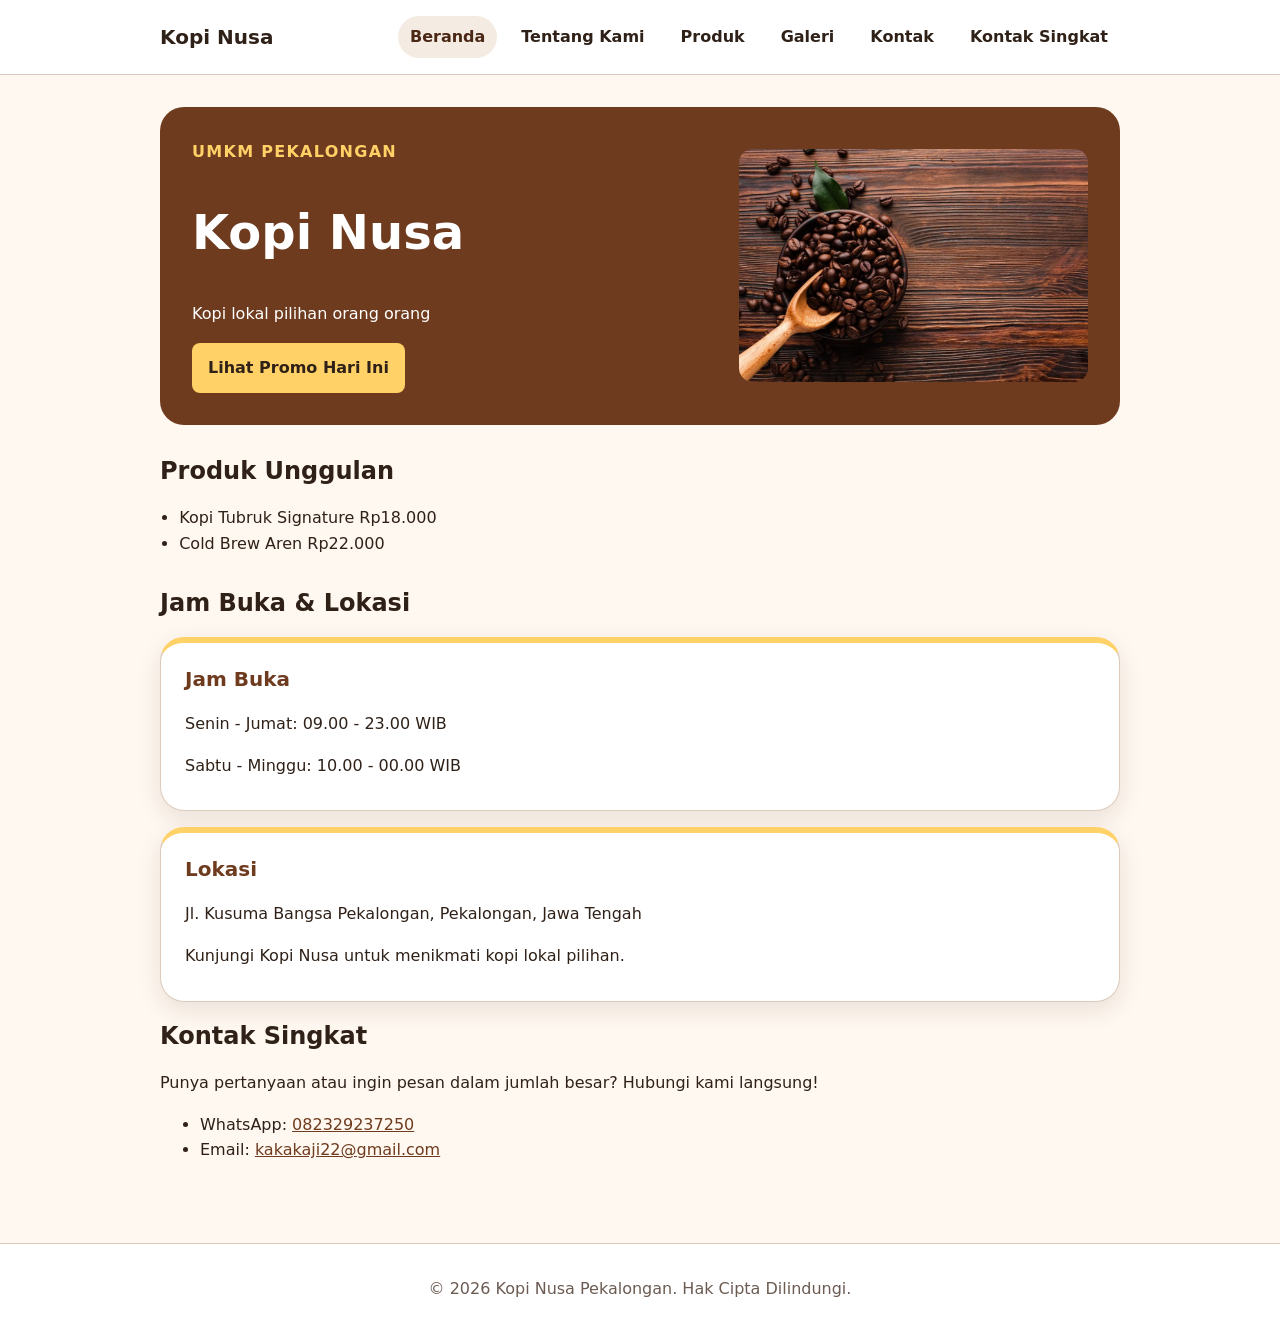
<file: index.html>
<!doctype html>
<html lang="id">
  <head>
    <meta charset="utf-8" />
    <meta name="viewport" content="width=device-width, initial-scale=1" />
    <title>Beranda - Kopi Nusa</title>
    <link rel="stylesheet" href="css/style.css" />
    <script src="js/app.js" defer></script>
  </head>
  <body>
    <a class="skip-link" href="#konten">Lewati ke konten utama</a>

    <header class="site-header">
      <nav class="nav" aria-label="Navigasi utama">
        <a class="brand" href="index.html">Kopi Nusa</a>
        <input type="checkbox" id="nav-toggle" class="nav-toggle-input" aria-controls="menu-utama" />
        <label for="nav-toggle" class="nav-toggle-label">
          <span class="nav-toggle-icon" aria-hidden="true"></span>
          <span>Menu</span>
        </label>
        <ul id="menu-utama" class="nav-links">
          <li><a href="index.html" aria-current="page" class="active">Beranda</a></li>
          <li><a href="tentang.html">Tentang Kami</a></li>
          <li><a href="produk.html">Produk</a></li>
          <li><a href="galeri.html">Galeri</a></li>
          <li><a href="kontak.html">Kontak</a></li>
          <li><a href="#kontak">Kontak Singkat</a></li>
        </ul>
      </nav>
    </header>

    <main id="konten" class="page">
      <section class="hero">
        <div class="hero-content">
          <p class="eyebrow">UMKM Pekalongan</p>
          <h1 id="hero-title">Kopi Nusa</h1>
          <p>Kopi lokal pilihan orang orang</p>
          <button id="promoButton" type="button">Lihat Promo Hari Ini</button>
          <p id="promoText" class="promo-text">Promo Spesial: Beli 2 Gratis 1, khusus hari ini!</p>
        </div>
        <img src="assets/images/biji-kopi.jpg" width="1024" height="683" alt="Ilustrasi etalase Kopi Nusa dengan berbagai pilihan biji kopi lokal" class="hero-image">
      </section>

      <section aria-labelledby="produk-title">
        <h2 id="produk-title">Produk Unggulan</h2>
        <ul class="products">
          <li>Kopi Tubruk Signature Rp18.000</li>
          <li>Cold Brew Aren Rp22.000</li>
        </ul>
      </section>

      <section class="info-section" aria-labelledby="info-title">
        <h2 id="info-title">Jam Buka & Lokasi</h2>
        <div class="info-container">
          <article class="info-card">
            <h3>Jam Buka</h3>
            <p>Senin - Jumat: 09.00 - 23.00 WIB</p>
            <p>Sabtu - Minggu: 10.00 - 00.00 WIB</p>
          </article>
          <article class="info-card">
            <h3>Lokasi</h3>
            <p>Jl. Kusuma Bangsa Pekalongan, Pekalongan, Jawa Tengah</p>
            <p>Kunjungi Kopi Nusa untuk menikmati kopi lokal pilihan.</p>
          </article>
        </div>
      </section>

      <section id="kontak" aria-labelledby="kontak-title">
        <h2 id="kontak-title">Kontak Singkat</h2>
        <p>Punya pertanyaan atau ingin pesan dalam jumlah besar? Hubungi kami langsung!</p>
        <ul>
          <li>WhatsApp: <a href="https://wa.me/6282329237250" target="_blank" rel="noopener noreferrer">082329237250</a></li>
          <li>Email: <a href="mailto:kakakaji22@gmail.com">kakakaji22@gmail.com</a></li>
        </ul>
      </section>
    </main>

    <footer class="site-footer">
      <p>&copy; 2026 Kopi Nusa Pekalongan. Hak Cipta Dilindungi.</p>
    </footer>

    <script src="js/script.js"></script>
  </body>
</html>
</file>
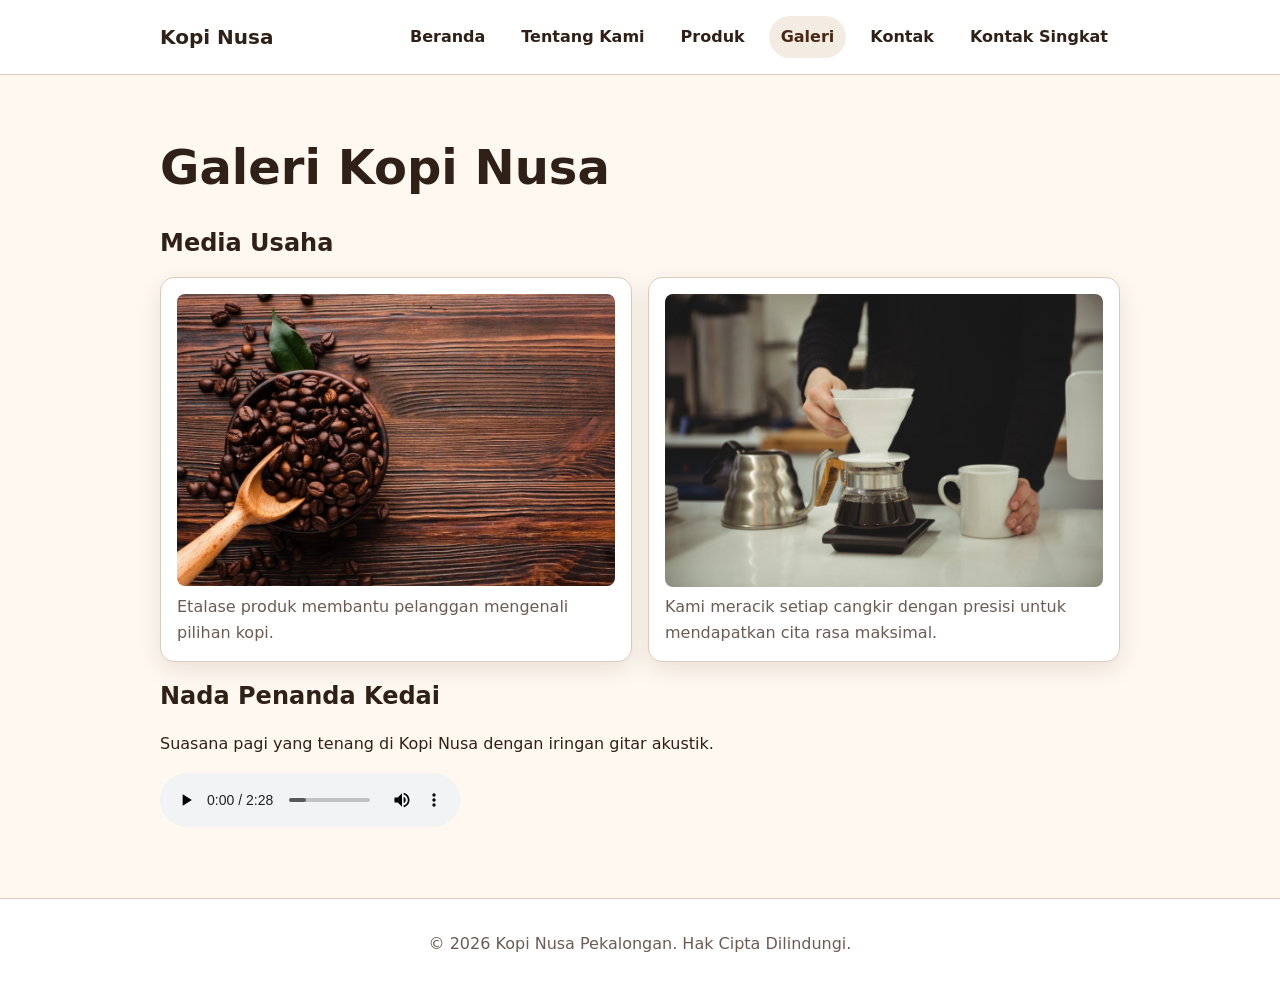
<file: galeri.html>
<!doctype html>
<html lang="id">
  <head>
    <meta charset="utf-8" />
    <meta name="viewport" content="width=device-width, initial-scale=1" />
    <title>Galeri Kopi Nusa - Website UMKM</title>
    <link rel="stylesheet" href="css/style.css" />
    <script src="js/app.js" defer></script>
  </head>
  <body>
    <a class="skip-link" href="#konten">Lewati ke konten utama</a>
    <header class="site-header">
      <nav class="nav" aria-label="Navigasi utama">
        <a class="brand" href="index.html">Kopi Nusa</a>
        <input type="checkbox" id="nav-toggle" class="nav-toggle-input" aria-controls="menu-utama" />
        <label for="nav-toggle" class="nav-toggle-label">
          <span class="nav-toggle-icon" aria-hidden="true"></span>
          <span>Menu</span>
        </label>
        <ul id="menu-utama" class="nav-links">
          <li><a href="index.html">Beranda</a></li>
          <li><a href="tentang.html">Tentang Kami</a></li>
          <li><a href="produk.html">Produk</a></li>
          <li><a href="galeri.html" aria-current="page" class="active">Galeri</a></li>
          <li><a href="kontak.html">Kontak</a></li>
          <li><a href="index.html#kontak">Kontak Singkat</a></li>
        </ul>
      </nav>
    </header>
    <main id="konten" class="page">
      <h1>Galeri Kopi Nusa</h1>
      <section aria-labelledby="media-title">
        <h2 id="media-title">Media Usaha</h2>
        <div class="gallery-grid">
          <figure class="media-card">
            <img src="assets/images/biji-kopi.jpg" width="1024" height="683" loading="lazy" alt="Etalase Kopi Nusa berisi kemasan kopi lokal" />
            <figcaption>Etalase produk membantu pelanggan mengenali pilihan kopi.</figcaption>
          </figure>
          <figure class="media-card">
            <img src="assets/images/man-holding-filter-funnel-coffee-mug.jpg" width="2576" height="1719" loading="lazy" alt="Barista sedang menyiapkan alat seduh manual V60" />
            <figcaption>Kami meracik setiap cangkir dengan presisi untuk mendapatkan cita rasa maksimal.</figcaption>
          </figure>
        </div>
      </section>

      <section aria-labelledby="audio-title">
        <h2 id="audio-title">Nada Penanda Kedai</h2>
        <p id="audio-note">Suasana pagi yang tenang di Kopi Nusa dengan iringan gitar akustik.</p>
        <audio controls aria-describedby="audio-note" src="assets/audio/alex-morgan-acoustic-guitar-sunrise-travel-573651.mp3">
          Browser Anda tidak mendukung pemutar audio.
        </audio>
      </section>
    </main>
    <footer class="site-footer">
      <p>&copy; 2026 Kopi Nusa Pekalongan. Hak Cipta Dilindungi.</p>
    </footer>
  </body>
</html>
</file>
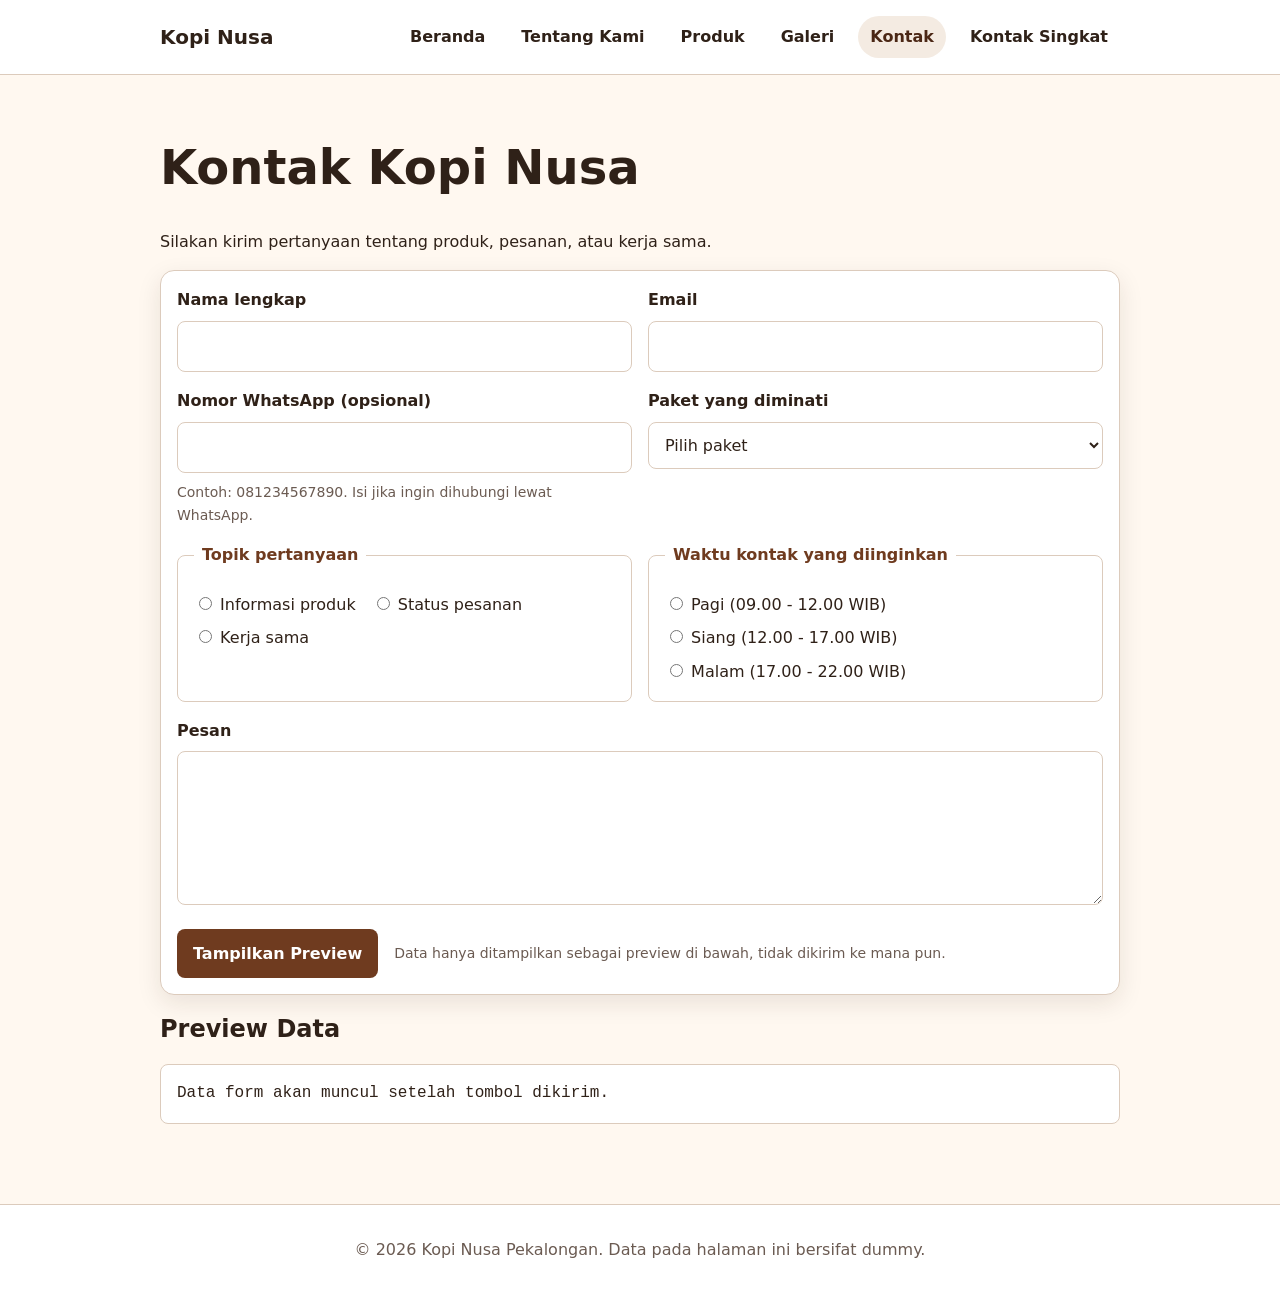
<file: kontak.html>
<!doctype html>
<html lang="id">
  <head>
    <meta charset="utf-8" />
    <meta name="viewport" content="width=device-width, initial-scale=1" />
    <title>Kontak Kopi Nusa - Website UMKM</title>
    <link rel="stylesheet" href="css/style.css" />
    <script src="js/app.js" defer></script>
    <script src="js/form.js" defer></script>
  </head>
  <body>
    <a class="skip-link" href="#konten">Lewati ke konten utama</a>
    <header class="site-header">
        <nav class="nav" aria-label="Navigasi utama">
        <a class="brand" href="index.html">Kopi Nusa</a>
        <input type="checkbox" id="nav-toggle" class="nav-toggle-input" aria-controls="menu-utama" />
        <label for="nav-toggle" class="nav-toggle-label">
          <span class="nav-toggle-icon" aria-hidden="true"></span>
          <span>Menu</span>
        </label>
        <ul id="menu-utama" class="nav-links">
                <li><a href="index.html">Beranda</a></li>
                <li><a href="tentang.html">Tentang Kami</a></li>
                <li><a href="produk.html">Produk</a></li>
                <li><a href="galeri.html">Galeri</a></li>
                <li><a href="kontak.html" aria-current="page" class="active">Kontak</a></li>
                <li><a href="index.html#kontak">Kontak Singkat</a></li>
            </ul>
        </nav>
    </header>
    <main id="konten" class="page">
      <h1>Kontak Kopi Nusa</h1>
      <p>Silakan kirim pertanyaan tentang produk, pesanan, atau kerja sama.</p>

      <form id="form-kontak" class="form-grid" action="#" method="post">
        <div class="field">
          <label for="nama">Nama lengkap</label>
          <input id="nama" name="nama" type="text" autocomplete="name" required minlength="3" />
        </div>

        <div class="field">
          <label for="email">Email</label>
          <input id="email" name="email" type="email" autocomplete="email" required />
        </div>

        <div class="field">
          <label for="telepon">Nomor WhatsApp (opsional)</label>
          <input id="telepon" name="telepon" type="tel" autocomplete="tel" inputmode="tel" aria-describedby="telepon-bantuan" />
          <small id="telepon-bantuan" class="field-help">Contoh: 081234567890. Isi jika ingin dihubungi lewat WhatsApp.</small>
        </div>

        <div class="field">
          <label for="paket">Paket yang diminati</label>
          <select id="paket" name="paket" required>
            <option value="">Pilih paket</option>
            <option value="rumahan">Paket rumahan</option>
            <option value="kantor">Paket kantor</option>
            <option value="reseller">Paket reseller</option>
          </select>
        </div>

        <fieldset>
          <legend>Topik pertanyaan</legend>
          <div class="option-list">
            <label><input type="radio" name="topik" value="produk" required /> Informasi produk</label>
            <label><input type="radio" name="topik" value="pesanan" /> Status pesanan</label>
            <label><input type="radio" name="topik" value="kerja-sama" /> Kerja sama</label>
          </div>
        </fieldset>

        <fieldset>
          <legend>Waktu kontak yang diinginkan</legend>
          <div class="option-list">
            <label><input type="radio" name="waktu" value="pagi" /> Pagi (09.00 - 12.00 WIB)</label>
            <label><input type="radio" name="waktu" value="siang" /> Siang (12.00 - 17.00 WIB)</label>
            <label><input type="radio" name="waktu" value="malam" /> Malam (17.00 - 22.00 WIB)</label>
          </div>
        </fieldset>

        <div class="field field-wide">
          <label for="pesan">Pesan</label>
          <textarea id="pesan" name="pesan" rows="5" required minlength="10"></textarea>
        </div>

        <div class="form-actions field-wide">
          <button type="submit">Tampilkan Preview</button>
          <p class="field-help">Data hanya ditampilkan sebagai preview di bawah, tidak dikirim ke mana pun.</p>
        </div>
      </form>

      <section aria-labelledby="preview-title">
        <h2 id="preview-title">Preview Data</h2>
        <pre id="preview-form" aria-live="polite">Data form akan muncul setelah tombol dikirim.</pre>
      </section>
    </main>
    <footer class="site-footer">
      <p>&copy; 2026 Kopi Nusa Pekalongan. Data pada halaman ini bersifat dummy.</p>
    </footer>
  </body>
</html>
</file>
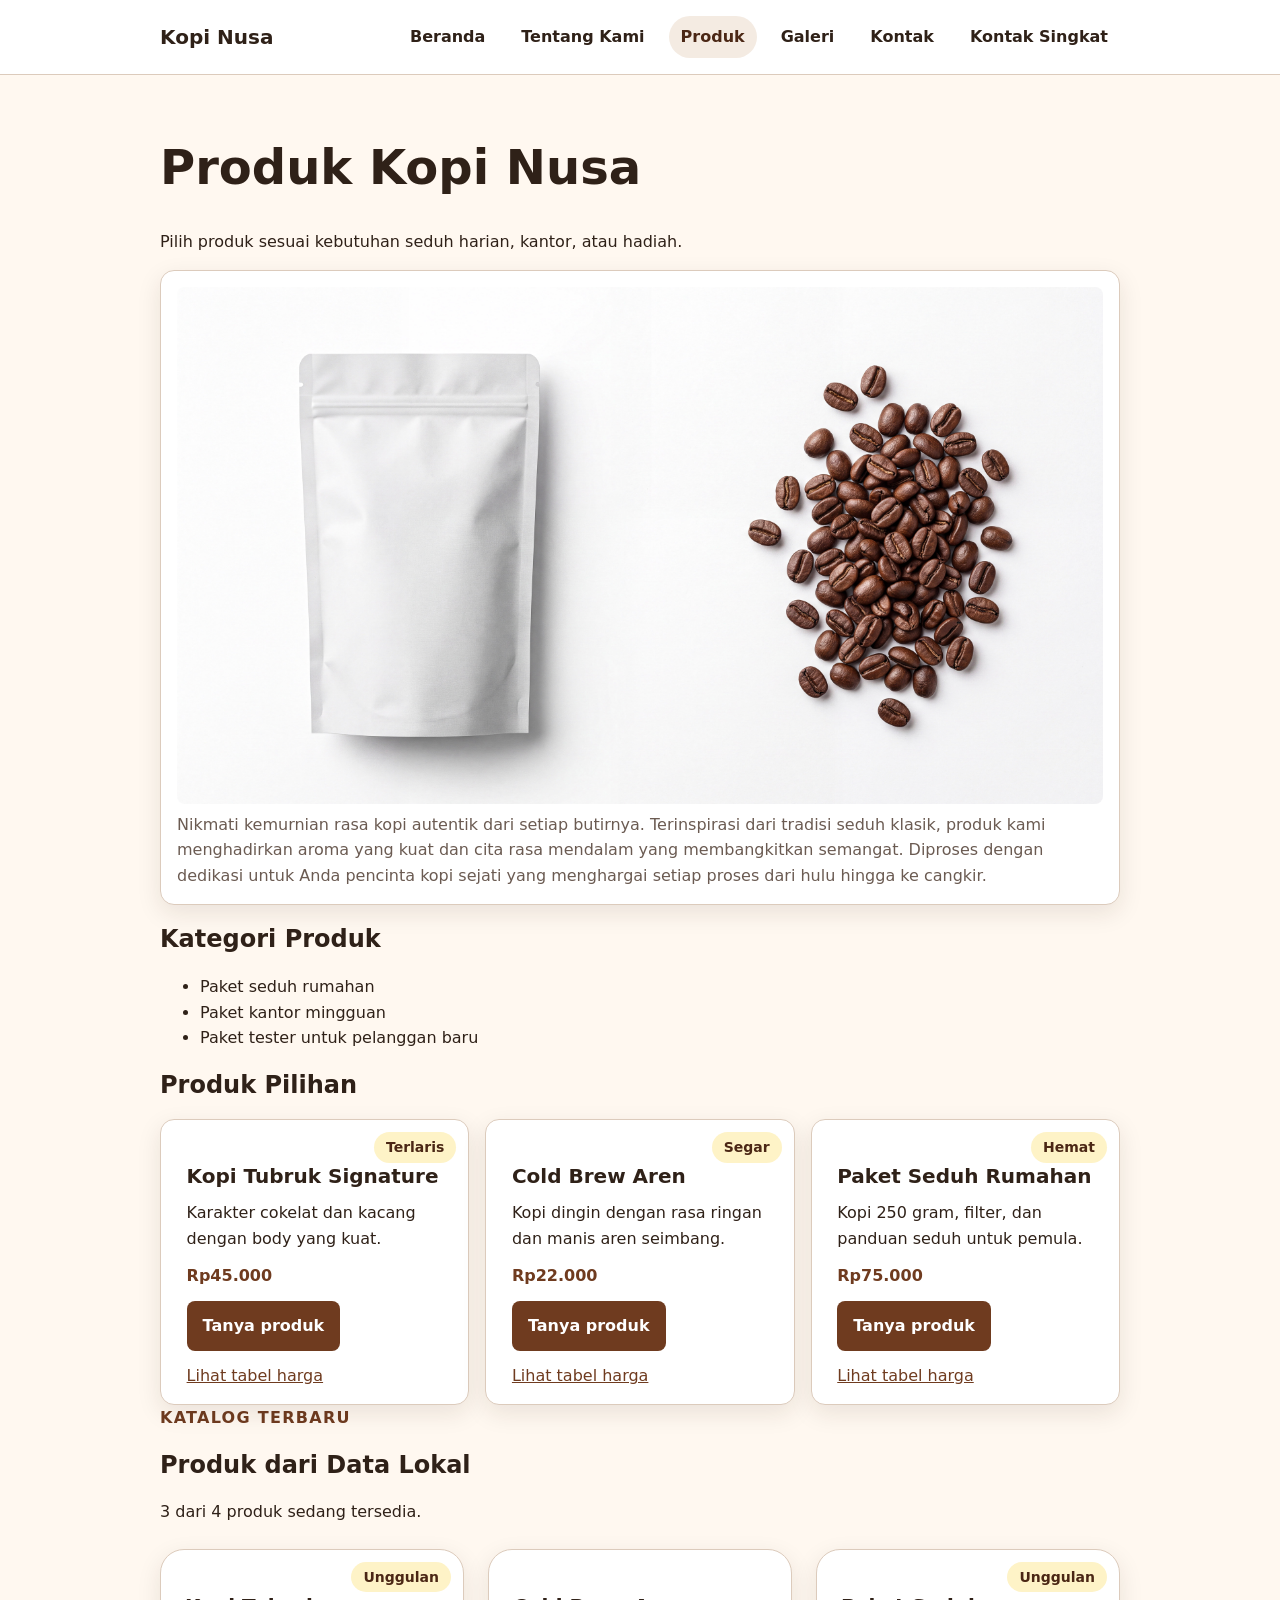
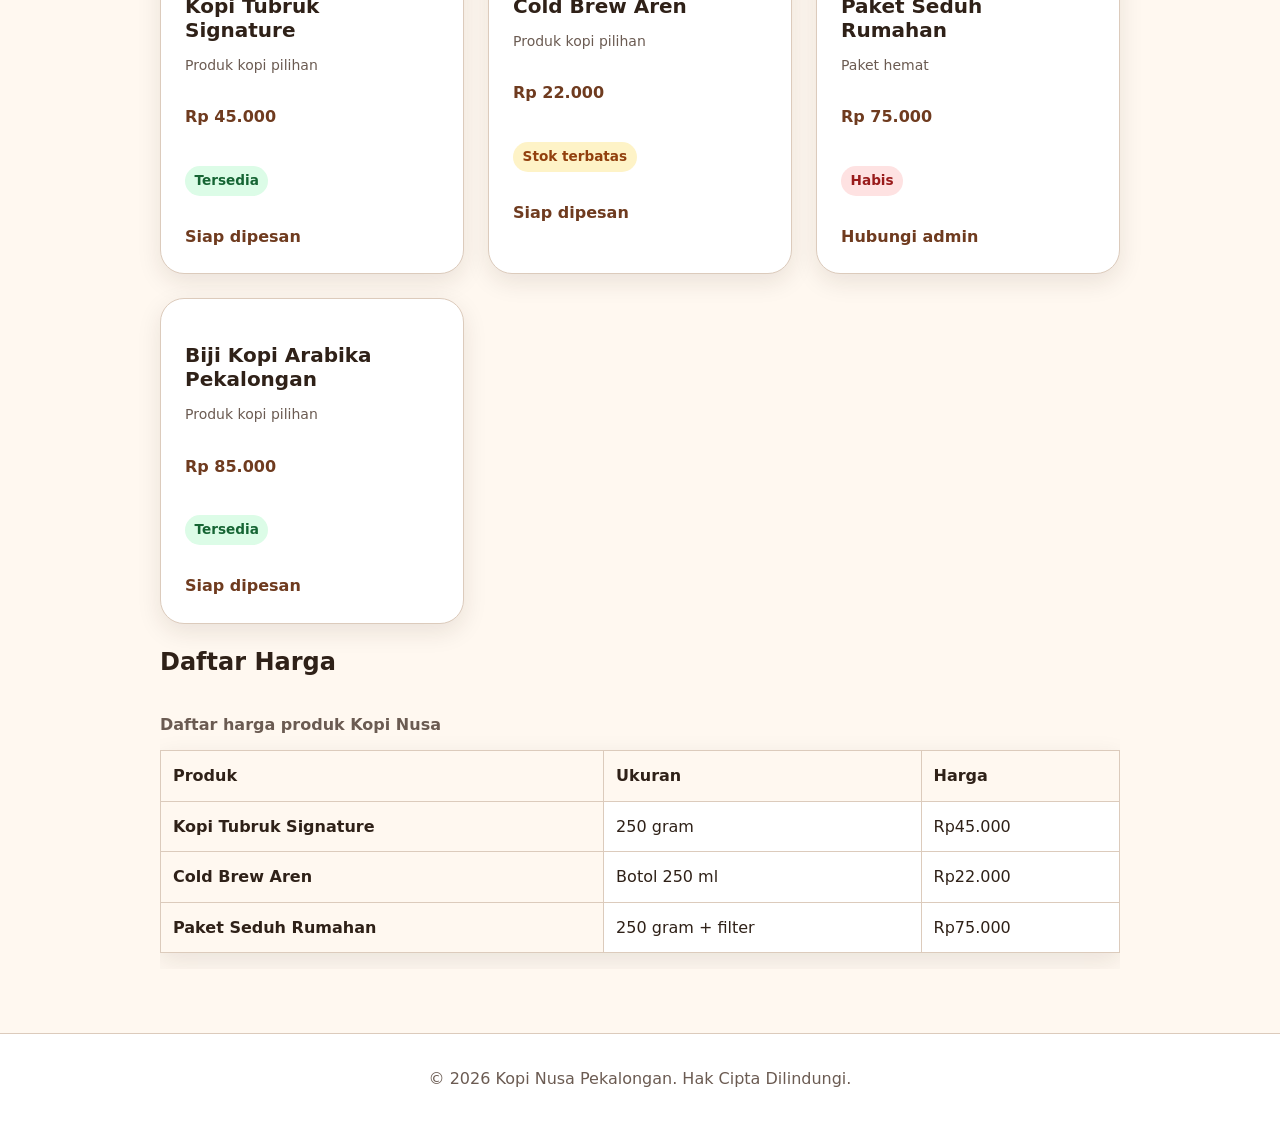
<file: produk.html>
<!doctype html>
<html lang="id">
  <head>
    <meta charset="utf-8" />
    <meta name="viewport" content="width=device-width, initial-scale=1" />
    <title>Produk Kopi Nusa - Website UMKM</title>
    <link rel="stylesheet" href="css/style.css" />
    <script src="js/app.js" defer></script>
  </head>
  <body>
    <a class="skip-link" href="#konten">Lewati ke konten utama</a>
    <header class="site-header">
      <nav class="nav" aria-label="Navigasi utama">
        <a class="brand" href="index.html">Kopi Nusa</a>
        <input type="checkbox" id="nav-toggle" class="nav-toggle-input" aria-controls="menu-utama" />
        <label for="nav-toggle" class="nav-toggle-label">
          <span class="nav-toggle-icon" aria-hidden="true"></span>
          <span>Menu</span>
        </label>
        <ul id="menu-utama" class="nav-links">
          <li><a href="index.html">Beranda</a></li>
          <li><a href="tentang.html">Tentang Kami</a></li>
          <li><a href="produk.html" aria-current="page" class="active">Produk</a></li>
          <li><a href="galeri.html">Galeri</a></li>
          <li><a href="kontak.html">Kontak</a></li>
          <li><a href="index.html#kontak">Kontak Singkat</a></li>
        </ul>
      </nav>
    </header>
    <main id="konten" class="page">
      <h1>Produk Kopi Nusa</h1>
      <p>Pilih produk sesuai kebutuhan seduh harian, kantor, atau hadiah.</p>
      
      <figure class="media-card">
        <img src="assets/images/packaging.jpg" width="2576" height="1438" alt="Kemasan pouch kopi putih minimalis di samping tumpukan biji kopi sangrai" />
        <figcaption>Nikmati kemurnian rasa kopi autentik dari setiap butirnya. Terinspirasi dari tradisi seduh klasik, produk kami menghadirkan aroma yang kuat dan cita rasa mendalam yang membangkitkan semangat. Diproses dengan dedikasi untuk Anda pencinta kopi sejati yang menghargai setiap proses dari hulu hingga ke cangkir.</figcaption>
      </figure>

      <section aria-labelledby="kategori-title">
        <h2 id="kategori-title">Kategori Produk</h2>
        <ul>
          <li>Paket seduh rumahan</li>
          <li>Paket kantor mingguan</li>
          <li>Paket tester untuk pelanggan baru</li>
        </ul>
      </section>

      <section aria-labelledby="produk-pilihan-title">
        <h2 id="produk-pilihan-title">Produk Pilihan</h2>
        <div class="product-grid">
          <article class="product-card">
            <span class="product-badge">Terlaris</span>
            <h3>Kopi Tubruk Signature</h3>
            <p>Karakter cokelat dan kacang dengan body yang kuat.</p>
            <p class="price">Rp45.000</p>
            <div class="card-actions">
              <a class="button" href="kontak.html">Tanya produk</a>
              <a href="#harga-title">Lihat tabel harga</a>
            </div>
          </article>
          <article class="product-card">
            <span class="product-badge">Segar</span>
            <h3>Cold Brew Aren</h3>
            <p>Kopi dingin dengan rasa ringan dan manis aren seimbang.</p>
            <p class="price">Rp22.000</p>
            <div class="card-actions">
              <a class="button" href="kontak.html">Tanya produk</a>
              <a href="#harga-title">Lihat tabel harga</a>
            </div>
          </article>
          <article class="product-card">
            <span class="product-badge">Hemat</span>
            <h3>Paket Seduh Rumahan</h3>
            <p>Kopi 250 gram, filter, dan panduan seduh untuk pemula.</p>
            <p class="price">Rp75.000</p>
            <div class="card-actions">
              <a class="button" href="kontak.html">Tanya produk</a>
              <a href="#harga-title">Lihat tabel harga</a>
            </div>
          </article>
        </div>
      </section>

      <section class="section" aria-labelledby="produk-dinamis-title">
        <div class="section-header">
          <p class="eyebrow">Katalog Terbaru</p>
          <h2 id="produk-dinamis-title">Produk dari Data Lokal</h2>
          <p id="produk-ringkasan">Data produk akan dimuat melalui JavaScript.</p>
        </div>
        <div id="produk-dinamis" class="js-product-grid"></div>
      </section>

      <section aria-labelledby="harga-title">
        <h2 id="harga-title">Daftar Harga</h2>
        <div class="table-scroll" role="region" aria-labelledby="daftar-harga-caption" tabindex="0">
          <table>
            <caption id="daftar-harga-caption">Daftar harga produk Kopi Nusa</caption>
            <thead>
              <tr>
                <th scope="col">Produk</th>
                <th scope="col">Ukuran</th>
                <th scope="col">Harga</th>
              </tr>
            </thead>
            <tbody>
              <tr>
                <th scope="row">Kopi Tubruk Signature</th>
                <td>250 gram</td>
                <td>Rp45.000</td>
              </tr>
              <tr>
                <th scope="row">Cold Brew Aren</th>
                <td>Botol 250 ml</td>
                <td>Rp22.000</td>
              </tr>
              <tr>
                <th scope="row">Paket Seduh Rumahan</th>
                <td>250 gram + filter</td>
                <td>Rp75.000</td>
              </tr>
            </tbody>
          </table>
        </div>
      </section>
    </main>
    <footer class="site-footer">
      <p>&copy; 2026 Kopi Nusa Pekalongan. Hak Cipta Dilindungi.</p>
    </footer>
  </body>
</html>
</file>
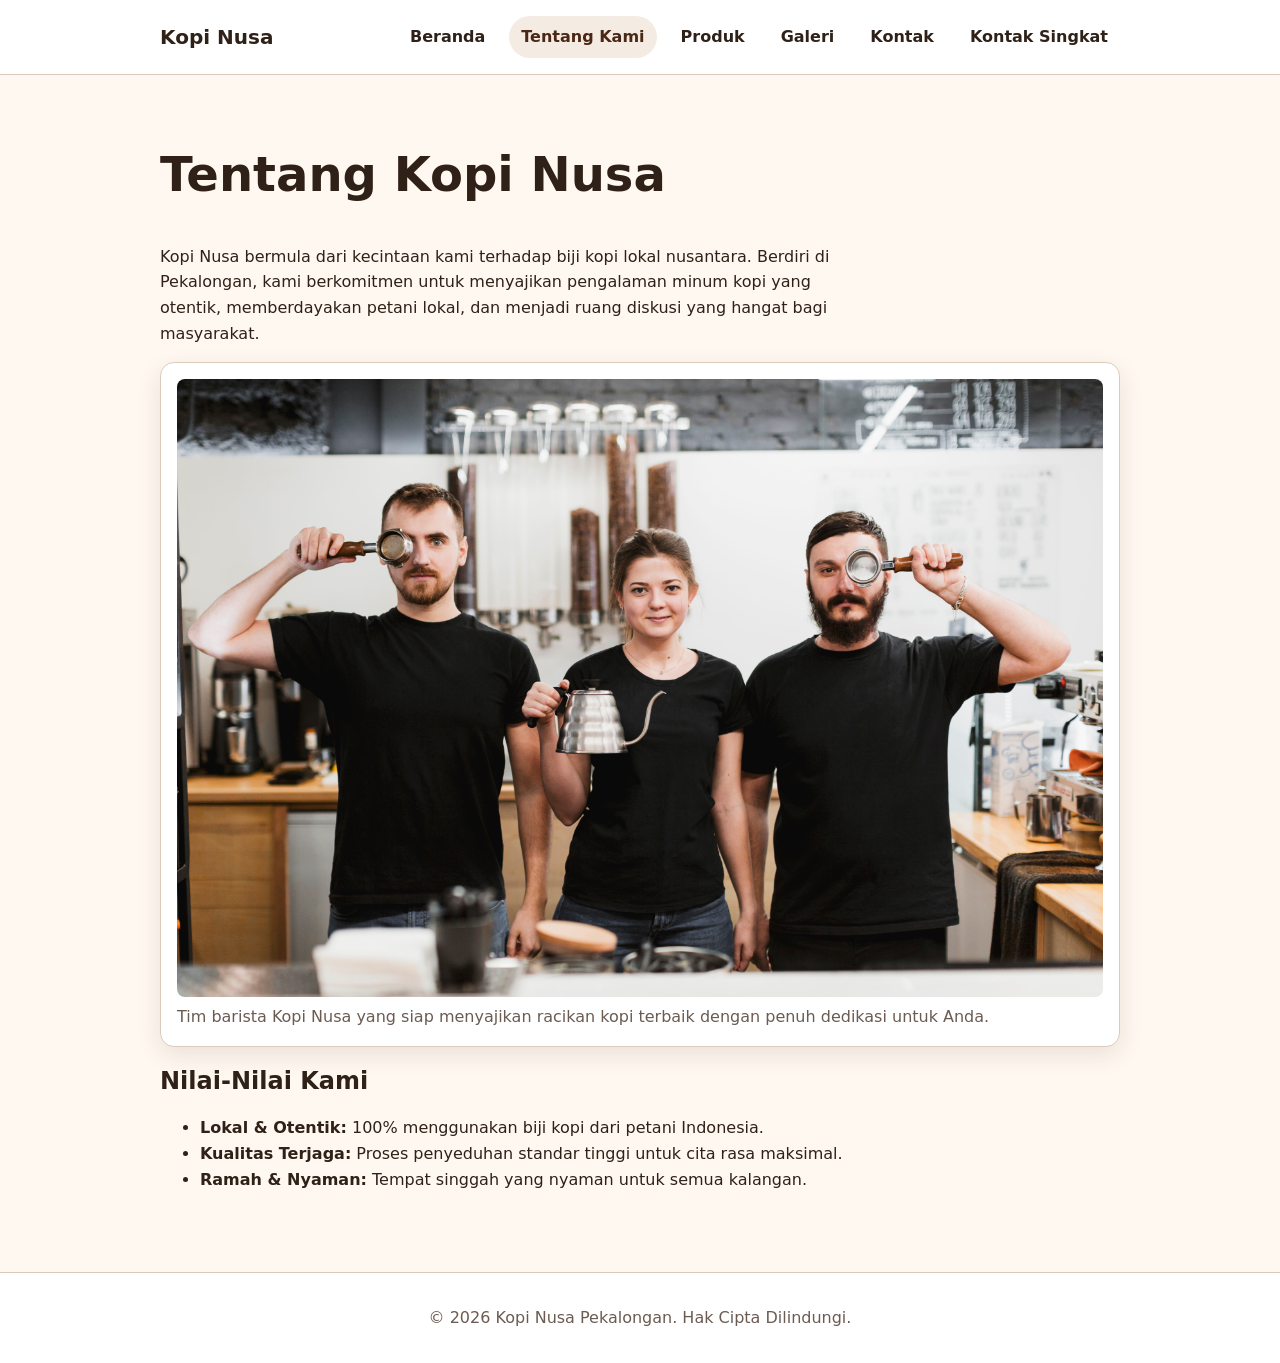
<file: tentang.html>
<!doctype html>
<html lang="id">
  <head>
    <meta charset="utf-8" />
    <meta name="viewport" content="width=device-width, initial-scale=1" />
    <title>Tentang Kami - Kopi Nusa</title>
    <link rel="stylesheet" href="css/style.css" />
    <script src="js/app.js" defer></script>
  </head>
  <body>
    <a class="skip-link" href="#konten">Lewati ke konten utama</a>

    <header class="site-header">
      <nav class="nav" aria-label="Navigasi utama">
        <a class="brand" href="index.html">Kopi Nusa</a>
        <input type="checkbox" id="nav-toggle" class="nav-toggle-input" aria-controls="menu-utama" />
        <label for="nav-toggle" class="nav-toggle-label">
          <span class="nav-toggle-icon" aria-hidden="true"></span>
          <span>Menu</span>
        </label>
        <ul id="menu-utama" class="nav-links">
          <li><a href="index.html">Beranda</a></li>
          <li><a href="tentang.html" aria-current="page" class="active">Tentang Kami</a></li>
          <li><a href="produk.html">Produk</a></li>
          <li><a href="galeri.html">Galeri</a></li>
          <li><a href="kontak.html">Kontak</a></li>
          <li><a href="index.html#kontak">Kontak Singkat</a></li>
        </ul>
      </nav>
    </header>

    <main id="konten" class="page">
      <section aria-labelledby="tentang-title">
        <h1 id="tentang-title">Tentang Kopi Nusa</h1>
        <p>Kopi Nusa bermula dari kecintaan kami terhadap biji kopi lokal nusantara. Berdiri di Pekalongan, kami berkomitmen untuk menyajikan pengalaman minum kopi yang otentik, memberdayakan petani lokal, dan menjadi ruang diskusi yang hangat bagi masyarakat.</p>

        <figure class="media-card">
          <img src="assets/images/tim-kopi.jpg" width="2576" height="1717" loading="lazy" alt="Tiga barista Kopi Nusa berdiri di area bar membawa portafilter dan teko seduh" />
          <figcaption>Tim barista Kopi Nusa yang siap menyajikan racikan kopi terbaik dengan penuh dedikasi untuk Anda.</figcaption>
        </figure>

        <h2>Nilai-Nilai Kami</h2>
        <ul>
          <li><strong>Lokal & Otentik:</strong> 100% menggunakan biji kopi dari petani Indonesia.</li>
          <li><strong>Kualitas Terjaga:</strong> Proses penyeduhan standar tinggi untuk cita rasa maksimal.</li>
          <li><strong>Ramah & Nyaman:</strong> Tempat singgah yang nyaman untuk semua kalangan.</li>
        </ul>
      </section>
    </main>

    <footer class="site-footer">
      <p>&copy; 2026 Kopi Nusa Pekalongan. Hak Cipta Dilindungi.</p>
    </footer>
  </body>
</html>
</file>
<file: css/style.css>
:root {
  --color-primary: #6f3b1f;
  --color-primary-strong: #4b2715;
  --color-text: #2f2118;
  --color-muted: #6b5b52;
  --color-surface: #ffffff;
  --color-surface-soft: #fff8f0;
  --color-border: #dccbbc;
  --color-focus: #1d4ed8;

  --color-accent: #ffd166;
  --color-accent-strong: #ffb703;
  --color-accent-soft: #fef3c7;
  --color-tint: #f4ebe2;
  --color-tint-strong: #ebdfd2;
  --color-on-accent: #2f2118;

  --space-1: 0.5rem;
  --space-2: 0.75rem;
  --space-3: 1rem;
  --space-4: 1.5rem;
  --space-5: 2rem;

  --radius-sm: 0.5rem;
  --radius-md: 0.875rem;
  --radius-lg: 1.5rem;
  --radius-pill: 999px;
  --shadow-card: 0 0.5rem 1.5rem rgb(47 33 24 / 0.1);
}

*,
*::before,
*::after {
  box-sizing: border-box;
}

html {
  color-scheme: light;
}

body {
  margin: 0;
  color: var(--color-text);
  background: var(--color-surface-soft);
  font-family: system-ui, -apple-system, BlinkMacSystemFont, "Segoe UI", sans-serif;
  font-size: 1rem;
  line-height: 1.6;
}

img {
  max-width: 100%;
  height: auto;
}

a {
  color: var(--color-primary);
}

a:hover {
  color: var(--color-primary-strong);
}

audio {
  max-width: 100%;
}

:focus-visible {
  outline: 3px solid var(--color-focus);
  outline-offset: 3px;
}

.hero :focus-visible {
  outline-color: var(--color-accent);
}

.skip-link {
  position: absolute;
  top: -5rem;
  left: var(--space-3);
  z-index: 100;
  padding: var(--space-2) var(--space-3);
  color: var(--color-surface);
  font-weight: 700;
  text-decoration: none;
  background: var(--color-text);
}

.skip-link:focus {
  top: var(--space-3);
}

.site-header,
footer {
  padding: var(--space-3) var(--space-4);
  background: var(--color-surface);
  border-bottom: 1px solid var(--color-border);
}

footer {
  margin-top: var(--space-5);
  color: var(--color-muted);
  text-align: center;
  border-top: 1px solid var(--color-border);
  border-bottom: 0;
}

footer p {
  margin-inline: auto;
}

.site-header {
  padding-inline: 0;
}

.nav,
.page {
  width: min(100% - 2rem, 60rem);
  margin-inline: auto;
}

.page {
  padding-block: var(--space-5);
}

.nav {
  display: flex;
  flex-wrap: wrap;
  gap: var(--space-3);
  align-items: center;
  justify-content: space-between;
}

.brand {
  display: inline-block;
  margin-bottom: 0;
  color: var(--color-text);
  font-size: 1.25rem;
  font-weight: 800;
  text-decoration: none;
}

.nav ul {
  display: none;
  flex-direction: column;
  flex-basis: 100%;
  gap: var(--space-2);
  padding: 0;
  margin: 0;
  list-style: none;
}

.nav-toggle-input {
  position: absolute;
  width: 1px;
  height: 1px;
  margin: -1px;
  overflow: hidden;
  clip-path: inset(50%);
  white-space: nowrap;
}

.nav-toggle-label {
  display: inline-flex;
  align-items: center;
  gap: var(--space-2);
  min-height: 2.75rem;
  padding: var(--space-1) var(--space-3);
  color: var(--color-text);
  font-weight: 700;
  cursor: pointer;
  background: var(--color-surface-soft);
  border: 1px solid var(--color-border);
  border-radius: var(--radius-pill);
}

.nav-toggle-label:hover,
.nav-toggle-input:checked + .nav-toggle-label {
  background: var(--color-tint);
}

.nav-toggle-input:focus-visible + .nav-toggle-label {
  outline: 3px solid var(--color-focus);
  outline-offset: 3px;
}

.nav-toggle-input:checked ~ .nav-links {
  display: flex;
}

.nav-toggle-icon,
.nav-toggle-icon::before,
.nav-toggle-icon::after {
  display: block;
  width: 1.25rem;
  height: 2px;
  background: currentcolor;
  border-radius: 2px;
}

.nav-toggle-icon {
  position: relative;
}

.nav-toggle-icon::before,
.nav-toggle-icon::after {
  position: absolute;
  left: 0;
  content: "";
}

.nav-toggle-icon::before {
  top: -0.4rem;
}

.nav-toggle-icon::after {
  top: 0.4rem;
}

.nav-toggle-input:checked + .nav-toggle-label .nav-toggle-icon {
  background: transparent;
}

.nav-toggle-input:checked + .nav-toggle-label .nav-toggle-icon::before {
  top: 0;
  transform: rotate(45deg);
}

.nav-toggle-input:checked + .nav-toggle-label .nav-toggle-icon::after {
  top: 0;
  transform: rotate(-45deg);
}

.nav li {
  display: inline-block;
  margin: 0;
}

.nav ul a {
  display: inline-block;
  padding: var(--space-1) var(--space-2);
  color: var(--color-text);
  font-weight: 700;
  text-decoration: none;
  border-radius: var(--radius-sm);
}

.nav ul a:hover {
  color: var(--color-primary-strong);
  background: var(--color-surface-soft);
}

.nav a[aria-current="page"] {
  color: var(--color-primary-strong);
  background: var(--color-tint);
  border-radius: var(--radius-pill);
}

h1,
h2,
h3 {
  line-height: 1.2;
  text-wrap: balance;
}

h1 {
  font-size: clamp(2rem, 6vw, 3rem);
}

h2 {
  font-size: 1.5rem;
}

h3 {
  font-size: 1.25rem;
}

p,
li {
  max-width: 68ch;
}

.eyebrow {
  margin: 0 0 var(--space-1);
  color: var(--color-primary);
  font-weight: 800;
  letter-spacing: 0.08em;
  text-transform: uppercase;
}

.hero {
  margin-bottom: var(--space-5);
  padding: clamp(var(--space-3), 4vw, var(--space-5));
  color: var(--color-surface);
  background: var(--color-primary);
  border-radius: var(--radius-lg);
  display: grid;
  grid-template-columns: 1fr;
  gap: var(--space-4);
  align-items: center;
}

.hero .eyebrow {
  color: var(--color-accent);
}

.hero-image {
  width: 100%;
  margin-bottom: 0;
  border-radius: var(--radius-md);
}

button,
.button {
  display: inline-block;
  padding: var(--space-2) var(--space-3);
  color: var(--color-surface);
  font: inherit;
  font-weight: 700;
  text-decoration: none;
  cursor: pointer;
  background: var(--color-primary);
  border: 0;
  border-radius: var(--radius-sm);
}

button:hover,
.button:hover {
  color: var(--color-surface);
  background: var(--color-primary-strong);
}

.hero button {
  color: var(--color-on-accent);
  background: var(--color-accent);
}

.hero button:hover {
  color: var(--color-on-accent);
  background: var(--color-accent-strong);
}

.promo-text {
  display: none;
  margin-top: var(--space-4);
  padding: var(--space-3) var(--space-4);
  color: var(--color-on-accent);
  font-weight: 700;
  background: var(--color-accent);
  border-radius: var(--radius-sm);
}

.info-card,
.media-card,
.product-card,
table,
form {
  margin-block: var(--space-3);
  padding: var(--space-3);
  background: var(--color-surface);
  border: 1px solid var(--color-border);
  border-radius: var(--radius-md);
  box-shadow: var(--shadow-card);
}

.info-card {
  padding: var(--space-4);
  border-top: 0.4rem solid var(--color-accent);
  border-radius: var(--radius-lg);
}

.info-card h3 {
  margin-top: 0;
  color: var(--color-primary);
}

.info-card p {
  margin-bottom: var(--space-1);
}

.products {
  padding-left: 1.2rem;
  margin-bottom: var(--space-5);
}

figure {
  margin-inline: 0;
}

.media-card img {
  border-radius: var(--radius-sm);
}

figcaption,
caption {
  color: var(--color-muted);
}

.product-grid,
.gallery-grid {
  display: grid;
  grid-template-columns: 1fr;
  gap: var(--space-3);
}

.product-card {
  position: relative;
  display: flex;
  flex-direction: column;
  gap: var(--space-2);
  padding-inline: max(var(--space-3), 2vw);
  padding-top: calc(var(--space-5) + var(--space-2));
}

.product-card h3,
.product-card p {
  margin-block: 0;
}

.product-grid .product-card,
.gallery-grid .media-card {
  margin-block: 0;
}

.product-badge {
  position: absolute;
  inset-block-start: var(--space-2);
  inset-inline-end: var(--space-2);
  padding: 0.25rem var(--space-2);
  color: var(--color-primary-strong);
  font-size: 0.875rem;
  font-weight: 800;
  background: var(--color-accent-soft);
  border-radius: var(--radius-pill);
}

.price {
  font-weight: 700;
  color: var(--color-primary);
}

.card-actions {
  display: flex;
  gap: var(--space-2);
  align-items: center;
  flex-wrap: wrap;
  margin-top: auto;
}

table {
  width: 100%;
  border-collapse: collapse;
  border-radius: 0;
}

.table-scroll {
  max-width: 100%;
  overflow-x: auto;
}

.table-scroll:focus-visible {
  outline: 3px solid var(--color-focus);
  outline-offset: 3px;
}

.table-scroll table {
  min-width: 40rem;
}

caption {
  margin-bottom: var(--space-2);
  font-weight: 700;
  text-align: left;
}

th,
td {
  padding: var(--space-2);
  text-align: left;
  border: 1px solid var(--color-border);
}

th {
  background: var(--color-surface-soft);
}

.field {
  margin-bottom: var(--space-3);
}

.field label,
legend {
  display: block;
  margin-bottom: var(--space-1);
  font-weight: 700;
}

.field input,
.field select,
.field textarea {
  width: 100%;
  padding: var(--space-2);
  color: inherit;
  font: inherit;
  background: var(--color-surface);
  border: 1px solid var(--color-border);
  border-radius: var(--radius-sm);
}

input[type="radio"],
input[type="checkbox"] {
  width: auto;
}

.field-help {
  display: block;
  margin-top: var(--space-1);
  color: var(--color-muted);
  font-size: 0.875rem;
}

fieldset {
  margin: 0 0 var(--space-3);
  padding: var(--space-3);
  border: 1px solid var(--color-border);
  border-radius: var(--radius-sm);
}

legend {
  padding-inline: var(--space-1);
  color: var(--color-primary);
}

fieldset label {
  display: block;
  margin-bottom: var(--space-1);
  font-weight: 400;
  cursor: pointer;
}

#preview-form {
  padding: var(--space-3);
  white-space: pre-wrap;
  background: var(--color-surface);
  border: 1px solid var(--color-border);
  border-radius: var(--radius-sm);
}

.form-grid {
  display: grid;
  grid-template-columns: 1fr;
  gap: var(--space-3);
}

.form-grid .field,
.form-grid fieldset {
  margin: 0;
}

.form-grid fieldset {
  min-width: 0;
}

.field-wide {
  grid-column: 1 / -1;
}

.option-list {
  display: flex;
  flex-wrap: wrap;
  gap: var(--space-1) var(--space-3);
}

.option-list label {
  margin-bottom: 0;
}

.form-actions {
  display: flex;
  flex-wrap: wrap;
  align-items: center;
  gap: var(--space-3);
}

.form-actions .field-help {
  margin: 0;
}

.js-product-grid {
  display: grid;
  grid-template-columns: repeat(auto-fit, minmax(14rem, 1fr));
  gap: var(--space-4);
  margin-block: var(--space-4);
}

.js-product-card {
  position: relative;
  display: flex;
  flex-direction: column;
  gap: var(--space-2);
  padding: var(--space-4);
  padding-top: calc(var(--space-5) + var(--space-2));
  border: 1px solid var(--color-border);
  border-radius: var(--radius-lg);
  background: var(--color-surface);
  box-shadow: var(--shadow-card);
}

.js-product-card h3 {
  margin-block: 0;
  color: var(--color-text);
  padding-right: 4rem;
}

.category-note {
  margin-block: 0;
  font-size: 0.875rem;
  color: var(--color-muted);
}

.stock-badge {
  display: inline-flex;
  align-self: flex-start;
  margin-block-start: var(--space-1);
  padding: 0.25rem 0.6rem;
  border-radius: var(--radius-pill);
  font-size: 0.85rem;
  font-weight: 700;
  background: #dcfce7;
  color: #166534;
}

.stock-badge.warning {
  background: #fef3c7;
  color: #92400e;
}

.stock-badge.empty {
  background: #fee2e2;
  color: #991b1b;
}

.order-note {
  margin-block-end: 0;
  font-weight: 700;
  color: var(--color-primary);
}

@media (min-width: 42rem) {
  .gallery-grid,
  .form-grid {
    grid-template-columns: repeat(2, minmax(0, 1fr));
  }
}

@media (min-width: 48rem) {
  .hero {
    grid-template-columns: 1.2fr 0.8fr;
  }

  .product-grid {
    grid-template-columns: repeat(2, minmax(0, 1fr));
  }
}

@media (min-width: 60rem) {
  .nav {
    flex-wrap: nowrap;
  }

  .nav ul {
    display: flex;
    flex-direction: row;
    flex-wrap: wrap;
    flex-basis: auto;
  }

  .nav-toggle-label {
    display: none;
  }

  .product-grid {
    grid-template-columns: repeat(3, minmax(0, 1fr));
  }
}
</file>
